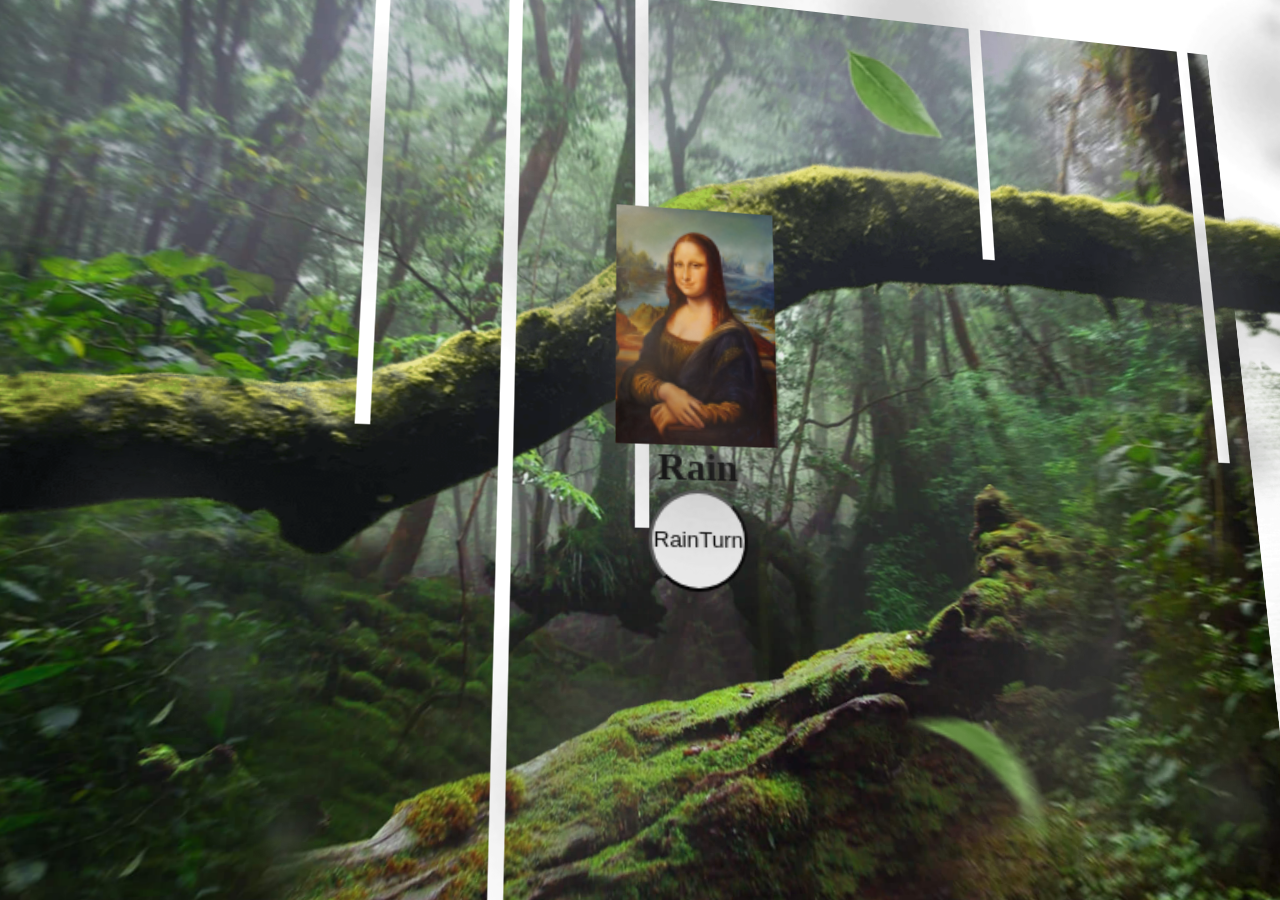
<file: лес/index.html>
<!DOCTYPE html>
<html lang="en">
  <head>
    <meta charset="UTF-8" />
    <meta name="viewport" content="width=device-width, initial-scale=1.0" />
    <title>Rest in Forest</title>
    <link rel="stylesheet" href="./assets/css/index.css" />
    <script defer src="./assets/js/index.js"></script>
    <script defer src="./assets/js/rain.js"></script>
    <script defer src="./assets/js/sound.js"></script>
  </head>
  <body>
    <section class="layers">
      <div class="layers-container">
        <div
          style="background-image: url(./assets/images/layer-1.jpg)"
          class="layer-item item-1"
        ></div>
        <div
          style="background-image: url(./assets/images/layer-2.png)"
          class="layer-item item-2"
        ></div>
        <div class="layer-item item-3">
          <canvas id="canvas"></canvas>
        </div>
        <div class="layer-item item-4">
          <img class="logo" src="./assets/images/лиза.jpg" alt="" />
          <h1 class="title">Rain</h1>
          <button class="btn-sound">RainTurn</button>
        </div>

        <div
          style="background-image: url(./assets/images/layer-5.png)"
          class="layer-item item-5"
        ></div>
        <div
          style="background-image: url(./assets/images/layer-6.png)"
          class="layer-item item-6"
        ></div>
      </div>
    </section>
    <audio
      loop
      src="./assets/аудио/d0bcd0b5d0bbd0bad0b8d0b9-d0b4d0bed0b6d0b4d18c.mp3"
    ></audio>
  </body>
</html>
</file>
<file: лес/assets/css/index.css>
* {
  margin: 0;
  padding: 0;
  box-sizing: border-box;
}

.layers {
  perspective: 1000px;
  overflow: hidden;
}
:root {
  --moveX: 10deg;
  --moveY: 10deg;
}

.layers-container {
  height: 100vh;
  perspective: 1000px;
  transform-style: preserve-3d;
  will-change: transform;
  transform: rotateX(var(--moveY)) rotateY(var(--moveX));
}

.layer-item {
  position: absolute;
  inset: -5vw;
  background-size: cover;
  background-position: center;
  pointer-events: none;
}

.item-1 {
  transform: translateZ(-50px) scale(1.1);
}
.item-2 {
  transform: translateZ(100px);
}
.item-3 {
  transform: translateZ(150px);
}
.item-4 {
  transform: translateZ(200px);
}
.item-5 {
  transform: translateZ(250px);
}
.item-6 {
  transform: translateZ(350px);
}

.item-4 {
  display: flex;
  justify-content: center;
  align-items: center;
  flex-direction: column;
  pointer-events: all;
}
.logo {
  height: 150px;
  width: 100px;
}
.btn-sound {
  width: 60px;
  height: 60px;
  border-radius: 50%;
  cursor: pointer;
}
</file>
